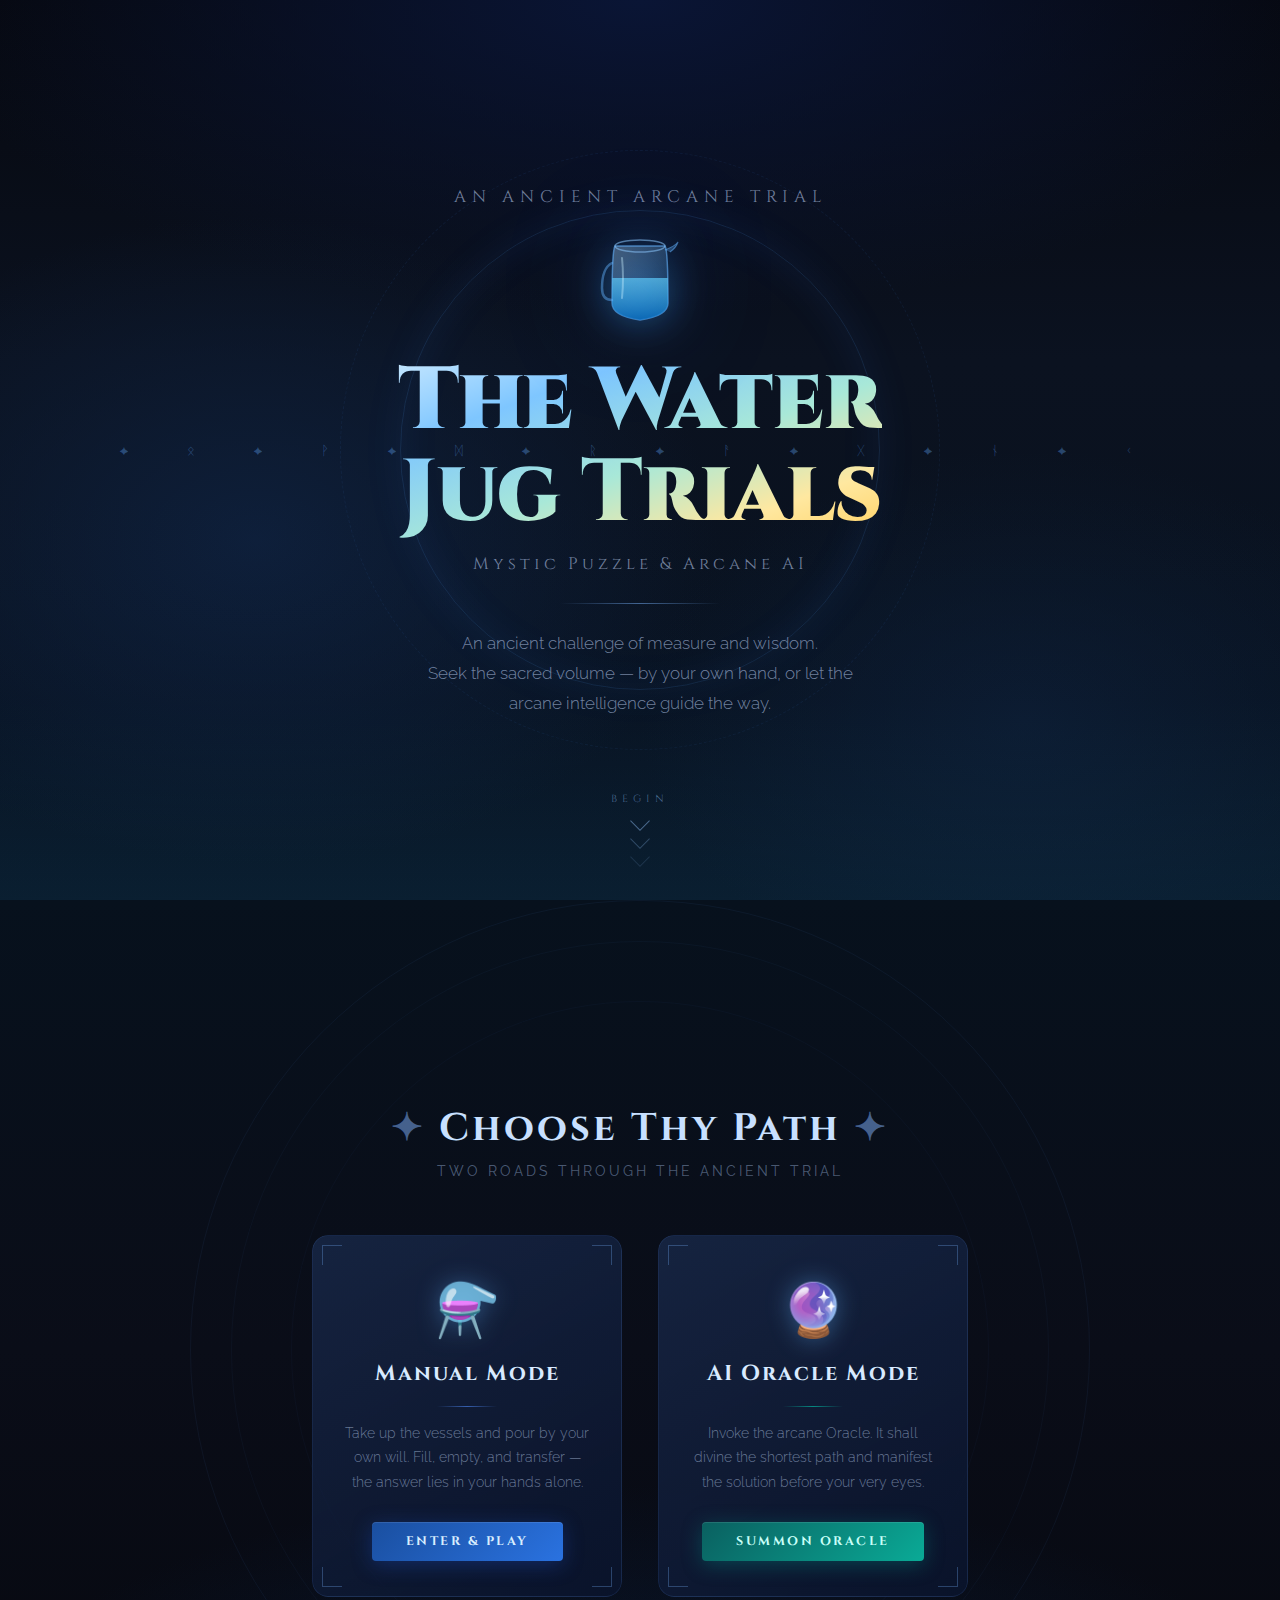
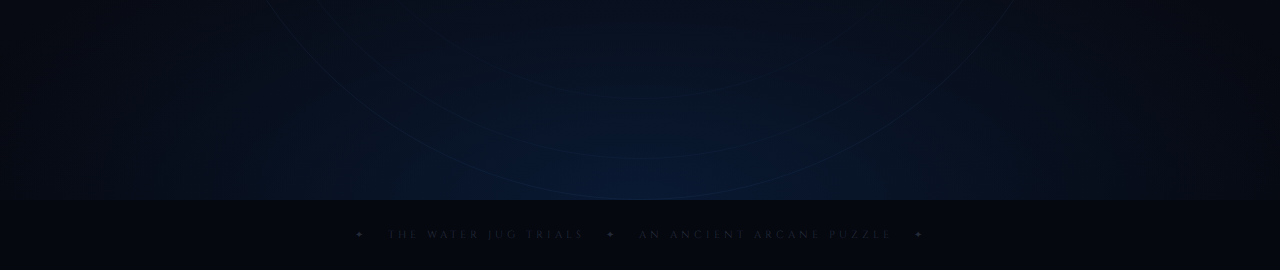
<file: index.html>
<!DOCTYPE html>
<html lang="en">

<head>
    <meta charset="UTF-8">
    <meta name="viewport" content="width=device-width, initial-scale=1.0">
    <title>The Water Jug Trials</title>
    <link
        href="https://fonts.googleapis.com/css2?family=Cinzel:wght@400;700;900&family=Raleway:wght@300;400;500&display=swap"
        rel="stylesheet">
    <link rel="stylesheet" href="landing.css">
</head>

<body>

    <!-- ===================== STAR FIELD ===================== -->
    <div class="stars" id="stars"></div>

    <!-- ===================== HERO ===================== -->
    <section class="hero" id="hero">

        <div class="rune-ring-outer"></div>
        <div class="rune-ring"></div>

        <div class="hero-content">
            <p class="hero-eyebrow">An Ancient Arcane Trial</p>

            <div class="jug-hero-wrap">
                <!-- SVG jug illustration -->
                <svg class="jug-svg" viewBox="0 0 80 100" fill="none" xmlns="http://www.w3.org/2000/svg">
                    <defs>
                        <linearGradient id="water" x1="0" y1="0" x2="0" y2="1">
                            <stop offset="0%" stop-color="#60d0ff" stop-opacity="0.85" />
                            <stop offset="100%" stop-color="#0070cc" stop-opacity="0.95" />
                        </linearGradient>
                        <linearGradient id="glass" x1="0" y1="0" x2="1" y2="1">
                            <stop offset="0%" stop-color="#b0d8ff" stop-opacity="0.35" />
                            <stop offset="100%" stop-color="#3080cc" stop-opacity="0.15" />
                        </linearGradient>
                        <filter id="glow">
                            <feGaussianBlur stdDeviation="3" result="blur" />
                            <feMerge>
                                <feMergeNode in="blur" />
                                <feMergeNode in="SourceGraphic" />
                            </feMerge>
                        </filter>
                    </defs>
                    <!-- jug body -->
                    <path d="M15 18 Q12 22 12 75 Q12 88 40 92 Q68 88 68 75 Q68 22 65 18 Z" fill="url(#glass)"
                        stroke="rgba(100,180,255,0.6)" stroke-width="1.5" />
                    <!-- water fill -->
                    <clipPath id="jugClip">
                        <path d="M15 18 Q12 22 12 75 Q12 88 40 92 Q68 88 68 75 Q68 22 65 18 Z" />
                    </clipPath>
                    <rect x="10" y="50" width="60" height="45" fill="url(#water)" clip-path="url(#jugClip)"
                        opacity="0.8" />
                    <!-- shimmer -->
                    <path d="M22 30 Q24 50 22 70" stroke="rgba(200,240,255,0.4)" stroke-width="2"
                        stroke-linecap="round" />
                    <!-- spout -->
                    <path d="M65 22 Q75 18 78 14 Q76 20 70 24" fill="rgba(100,180,255,0.3)"
                        stroke="rgba(100,180,255,0.5)" stroke-width="1.2" />
                    <!-- handle -->
                    <path d="M12 35 Q2 40 2 60 Q2 72 12 72" fill="none" stroke="rgba(100,180,255,0.45)"
                        stroke-width="2.5" stroke-linecap="round" />
                    <!-- rim -->
                    <ellipse cx="40" cy="18" rx="25" ry="6" fill="none" stroke="rgba(140,200,255,0.55)"
                        stroke-width="1.5" />
                </svg>
                <div class="drip"></div>
                <div class="drip"></div>
                <div class="drip"></div>
            </div>

            <h1>The Water<br>Jug Trials</h1>
            <p class="hero-sub">Mystic Puzzle &amp; Arcane AI</p>
            <div class="hero-divider"></div>
            <p>An ancient challenge of measure and wisdom.<br>
                Seek the sacred volume — by your own hand, or let the arcane intelligence guide the way.</p>
        </div>

        <a href="#menu" class="scroll-hint">
            <span>Begin</span>
            <div class="chevrons">
                <div class="chevron"></div>
                <div class="chevron"></div>
                <div class="chevron"></div>
            </div>
        </a>
    </section>

    <!-- ===================== MENU ===================== -->
    <section class="menu-section" id="menu">

        <div class="magic-circle"></div>

        <h2>Choose Thy Path</h2>
        <p class="menu-subtitle">Two roads through the ancient trial</p>

        <div class="mode-cards">

            <!-- Manual Mode -->
            <a href="manual_mode.html" class="mode-card manual">
                <div class="corner corner-tl"></div>
                <div class="corner corner-tr"></div>
                <div class="corner corner-bl"></div>
                <div class="corner corner-br"></div>
                <div class="card-inner">
                    <span class="mode-icon">⚗️</span>
                    <h3>Manual Mode</h3>
                    <div class="card-divider"></div>
                    <p>Take up the vessels and pour by your own will. Fill, empty, and transfer — the answer lies in
                        your hands alone.</p>
                    <span class="mode-btn">Enter &amp; Play</span>
                </div>
            </a>

            <!-- AI Mode -->
            <a href="ai_mode.html" class="mode-card ai">
                <div class="corner corner-tl"></div>
                <div class="corner corner-tr"></div>
                <div class="corner corner-bl"></div>
                <div class="corner corner-br"></div>
                <div class="card-inner">
                    <span class="mode-icon">🔮</span>
                    <h3>AI Oracle Mode</h3>
                    <div class="card-divider"></div>
                    <p>Invoke the arcane Oracle. It shall divine the shortest path and manifest the solution before your
                        very eyes.</p>
                    <span class="mode-btn">Summon Oracle</span>
                </div>
            </a>

        </div>
    </section>

    <div class="footer">✦ &nbsp; The Water Jug Trials &nbsp; ✦ &nbsp; An Ancient Arcane Puzzle &nbsp; ✦</div>

    <script src="landing.js"></script>
</body>

</html>
</file>
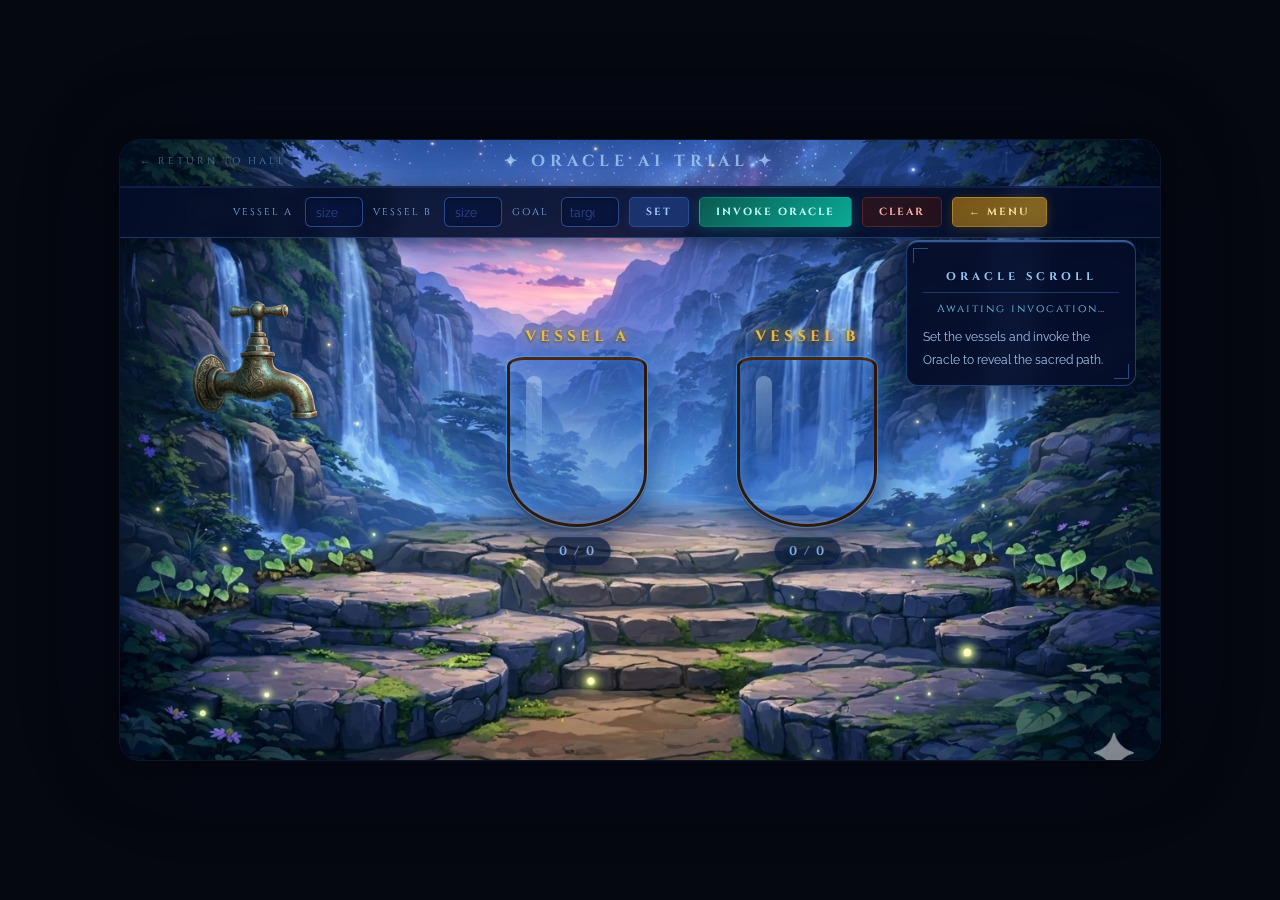
<file: ai_mode.html>
<!DOCTYPE html>
<html lang="en">

<head>
    <meta charset="UTF-8">
    <meta name="viewport" content="width=device-width, initial-scale=1.0">
    <title>Water Jug Trials — Oracle AI Mode</title>
    <link rel="stylesheet"
        href="https://fonts.googleapis.com/css2?family=Cinzel:wght@400;600;700;900&family=Raleway:wght@300;400;500;600&display=swap">
    <link rel="stylesheet" href="css/game-base.css">
    <link rel="stylesheet" href="css/game-controls.css">
    <link rel="stylesheet" href="css/game-jugs.css">
    <link rel="stylesheet" href="css/game-ai-panel.css">
    <link rel="stylesheet" href="css/game-modals.css">
</head>

<body>

    <div class="game">

        <!-- back link -->
        <a href="index.html" class="back-link">Return to Hall</a>

        <!-- page title -->
        <div class="page-title">✦ Oracle AI Trial ✦</div>

        <!-- CONTROLS -->
        <div class="controls">
            <label>Vessel A</label>
            <input id="capAInput" type="number" min="1" placeholder="size">

            <label>Vessel B</label>
            <input id="capBInput" type="number" min="1" placeholder="size">

            <label>Goal</label>
            <input id="goalInput" type="number" min="1" placeholder="target">

            <button class="ctrl-btn" id="setBtn">Set</button>
            <button class="ctrl-btn" id="solveAnimateBtn">Invoke Oracle</button>
            <button class="ctrl-btn" id="clearBtn">Clear</button>
            <a href="index.html" class="ctrl-btn" style="text-decoration:none;">&#8592; Menu</a>
        </div>

        <!-- TAP -->
        <img src="tap_image.png" class="tap" id="tap">

        <!-- JUG AREA -->
        <div class="center-area">

            <!-- Jug A -->
            <div class="jug-box">
                <div class="jug-label">Vessel A</div>
                <div class="jug" id="jugA">
                    <div class="water" id="waterA"></div>
                </div>
                <div class="amount" id="amountA">— / —</div>
            </div>

            <!-- Jug B -->
            <div class="jug-box">
                <div class="jug-label">Vessel B</div>
                <div class="jug" id="jugB">
                    <div class="water" id="waterB"></div>
                </div>
                <div class="amount" id="amountB">— / —</div>
            </div>

        </div>

        <!-- ORACLE SOLUTION PANEL -->
        <div class="ai-solution-box">
            <h3>Oracle Scroll</h3>
            <div id="aiStats">Awaiting invocation…</div>
            <div id="aiSteps">Set the vessels and invoke the Oracle to reveal the sacred path.</div>
        </div>

    </div>

    <script src="https://cdnjs.cloudflare.com/ajax/libs/gsap/3.12.2/gsap.min.js"></script>
    <script src="sounds.js"></script>
    <script src="state.js"></script>
    <script src="animations.js"></script>
    <script src="ai_bfs.js"></script>

</body>

</html>
</file>
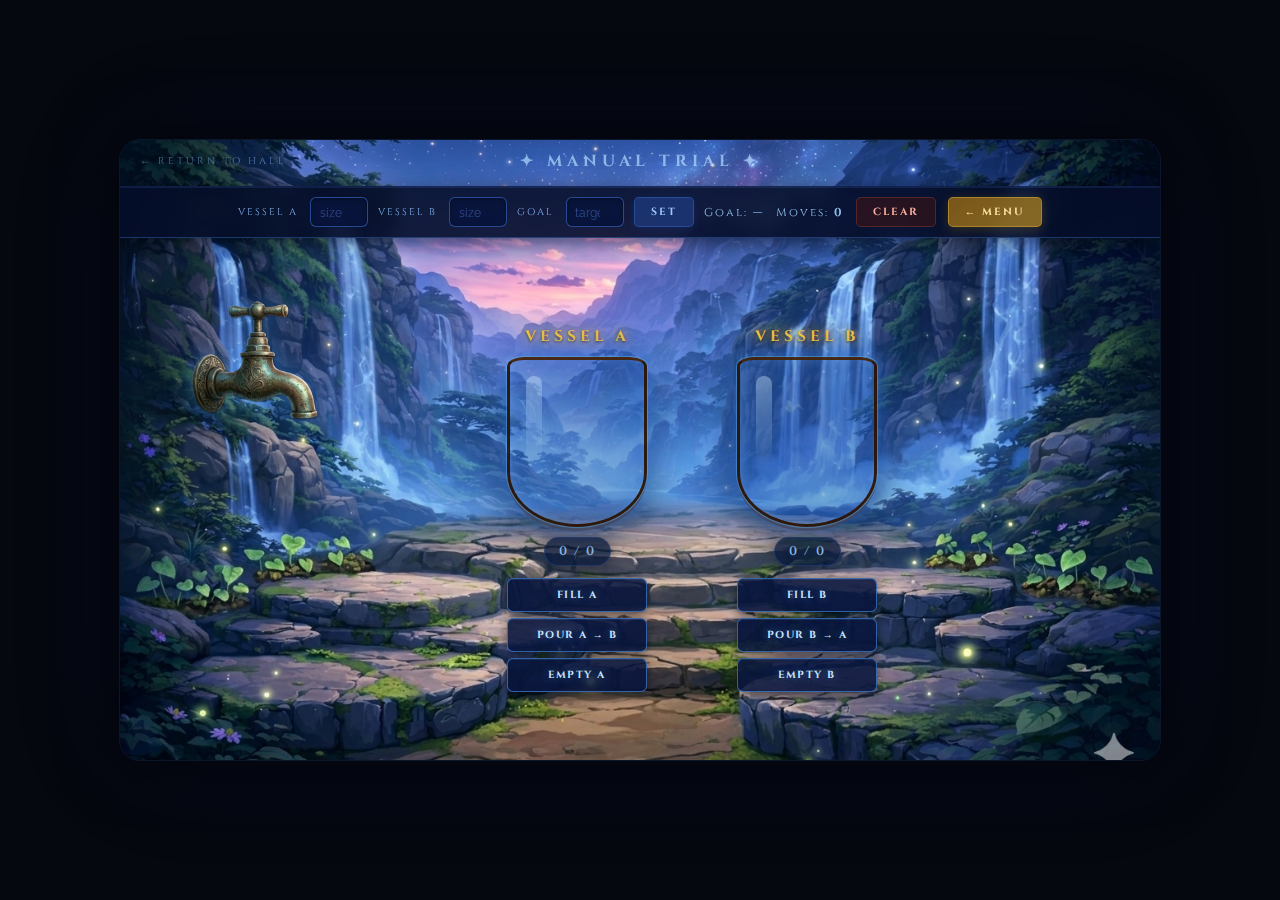
<file: manual_mode.html>
<!DOCTYPE html>
<html lang="en">

<head>
    <meta charset="UTF-8">
    <meta name="viewport" content="width=device-width, initial-scale=1.0">
    <title>Water Jug Trials — Manual Mode</title>
    <link rel="stylesheet"
        href="https://fonts.googleapis.com/css2?family=Cinzel:wght@400;600;700;900&family=Raleway:wght@300;400;500;600&display=swap">
    <link rel="stylesheet" href="css/game-base.css">
    <link rel="stylesheet" href="css/game-controls.css">
    <link rel="stylesheet" href="css/game-jugs.css">
    <link rel="stylesheet" href="css/game-modals.css">
</head>

<body>

    <div class="game">

        <!-- back link -->
        <a href="index.html" class="back-link">Return to Hall</a>

        <!-- page title -->
        <div class="page-title">✦ Manual Trial ✦</div>

        <!-- CONTROLS -->
        <div class="controls">
            <label>Vessel A</label>
            <input id="capAInput" type="number" min="1" placeholder="size">

            <label>Vessel B</label>
            <input id="capBInput" type="number" min="1" placeholder="size">

            <label>Goal</label>
            <input id="goalInput" type="number" min="1" placeholder="target">

            <button class="ctrl-btn" id="setBtn">Set</button>

            <div class="controls-right">
                <span>Goal: <strong id="goalDisplay">—</strong></span>
                <span>Moves: <strong id="moveCount">0</strong></span>
                <button class="ctrl-btn" id="clearBtn">Clear</button>
                <a href="index.html" class="ctrl-btn" style="text-decoration:none;">&#8592; Menu</a>
            </div>
        </div>

        <!-- TAP -->
        <img src="tap_image.png" class="tap" id="tap">

        <!-- JUG AREA -->
        <div class="center-area">

            <!-- Jug A -->
            <div class="jug-box">
                <div class="jug-label">Vessel A</div>
                <div class="jug" id="jugA">
                    <div class="water" id="waterA"></div>
                </div>
                <div class="amount" id="amountA">— / —</div>
                <div class="jug-actions">
                    <button class="jug-btn" id="fillABtn">Fill A</button>
                    <button class="jug-btn" id="pourABtn">Pour A → B</button>
                    <button class="jug-btn" id="emptyABtn">Empty A</button>
                </div>
            </div>

            <!-- Jug B -->
            <div class="jug-box">
                <div class="jug-label">Vessel B</div>
                <div class="jug" id="jugB">
                    <div class="water" id="waterB"></div>
                </div>
                <div class="amount" id="amountB">— / —</div>
                <div class="jug-actions">
                    <button class="jug-btn" id="fillBBtn">Fill B</button>
                    <button class="jug-btn" id="pourBBtn">Pour B → A</button>
                    <button class="jug-btn" id="emptyBBtn">Empty B</button>
                </div>
            </div>

        </div>

    </div>

    <script src="https://cdnjs.cloudflare.com/ajax/libs/gsap/3.12.2/gsap.min.js"></script>
    <script src="sounds.js"></script>
    <script src="state.js"></script>
    <script src="animations.js"></script>
    <script src="operations.js"></script>
    <script src="drag.js"></script>

</body>

</html>
</file>
<file: landing.css>
/* =======================================================
   THE WATER JUG TRIALS — Landing Page Stylesheet
   ======================================================= */

* {
    margin: 0;
    padding: 0;
    box-sizing: border-box;
}

html {
    scroll-behavior: smooth;
}

body {
    font-family: 'Raleway', sans-serif;
    background: #06080f;
    color: #e8dcc8;
    overflow-x: hidden;
}

/* ===================== HERO ===================== */
.hero {
    height: 100vh;
    display: flex;
    flex-direction: column;
    align-items: center;
    justify-content: center;
    text-align: center;
    position: relative;
    overflow: hidden;
}

.hero::before {
    content: '';
    position: absolute;
    inset: 0;
    background:
        radial-gradient(ellipse 80% 50% at 50% 0%, #0a1535 0%, transparent 70%),
        radial-gradient(ellipse 60% 60% at 20% 60%, #0e1f3a 0%, transparent 60%),
        radial-gradient(ellipse 50% 50% at 80% 80%, #0c1a2e 0%, transparent 60%),
        linear-gradient(180deg, #06080f 0%, #0b1220 40%, #07111d 100%);
    z-index: 0;
}

/* glowing mist layer */
.hero::after {
    content: '';
    position: absolute;
    bottom: 0;
    left: 0;
    right: 0;
    height: 45%;
    background: linear-gradient(to top,
            rgba(20, 80, 120, 0.22) 0%,
            rgba(10, 40, 80, 0.10) 50%,
            transparent 100%);
    z-index: 1;
    animation: mistDrift 8s ease-in-out infinite alternate;
}

@keyframes mistDrift {
    0% {
        opacity: 0.5;
        transform: scaleX(1);
    }

    100% {
        opacity: 1.0;
        transform: scaleX(1.04);
    }
}

/* ---- stars ---- */
.stars {
    position: absolute;
    inset: 0;
    z-index: 0;
    pointer-events: none;
}

.star {
    position: absolute;
    border-radius: 50%;
    background: #fff;
    animation: twinkle linear infinite;
}

@keyframes twinkle {

    0%,
    100% {
        opacity: 0.2;
        transform: scale(0.8);
    }

    50% {
        opacity: 1.0;
        transform: scale(1.2);
    }
}

/* ---- rune rings ---- */
.rune-ring {
    position: absolute;
    width: 480px;
    height: 480px;
    border-radius: 50%;
    border: 1px solid rgba(80, 160, 255, 0.15);
    box-shadow: 0 0 40px rgba(60, 130, 255, 0.08), inset 0 0 40px rgba(60, 130, 255, 0.08);
    z-index: 1;
    animation: rotateSlow 40s linear infinite;
}

.rune-ring::before {
    content: '✦ ᛟ ✦ ᚹ ✦ ᛞ ✦ ᚱ ✦ ᚨ ✦ ᚷ ✦ ᚾ ✦ ᚲ';
    position: absolute;
    top: 50%;
    left: 50%;
    width: 480px;
    height: 480px;
    margin: -240px 0 0 -240px;
    display: flex;
    align-items: center;
    justify-content: center;
    font-size: 13px;
    letter-spacing: 28px;
    color: rgba(100, 170, 255, 0.35);
    text-align: center;
    border-radius: 50%;
    white-space: nowrap;
}

.rune-ring-outer {
    position: absolute;
    width: 600px;
    height: 600px;
    border-radius: 50%;
    border: 1px dashed rgba(60, 120, 200, 0.10);
    z-index: 1;
    animation: rotateSlow 80s linear infinite reverse;
}

@keyframes rotateSlow {
    from {
        transform: rotate(0deg);
    }

    to {
        transform: rotate(360deg);
    }
}

/* ---- jug illustration ---- */
.jug-hero-wrap {
    position: relative;
    z-index: 2;
    margin-bottom: 24px;
}

.jug-svg {
    width: 80px;
    height: 100px;
    filter: drop-shadow(0 0 20px rgba(60, 160, 255, 0.6)) drop-shadow(0 0 50px rgba(0, 100, 255, 0.25));
    animation: jugGlow 3s ease-in-out infinite alternate;
}

@keyframes jugGlow {
    0% {
        filter: drop-shadow(0 0 16px rgba(60, 160, 255, 0.5)) drop-shadow(0 0 40px rgba(0, 100, 255, 0.2));
    }

    100% {
        filter: drop-shadow(0 0 30px rgba(100, 200, 255, 0.8)) drop-shadow(0 0 70px rgba(0, 150, 255, 0.4));
    }
}

/* drip drops */
.drip {
    position: absolute;
    left: 50%;
    width: 7px;
    height: 7px;
    border-radius: 50%;
    background: radial-gradient(circle, #7edfff, #009ee8);
    box-shadow: 0 0 10px #00aaff;
    transform: translateX(-50%);
    bottom: -12px;
    animation: drip 2.2s ease-in infinite;
    opacity: 0;
}

.drip:nth-child(2) {
    animation-delay: 0.8s;
    width: 5px;
    height: 5px;
    left: 46%;
}

.drip:nth-child(3) {
    animation-delay: 1.6s;
    width: 4px;
    height: 4px;
    left: 54%;
}

@keyframes drip {
    0% {
        transform: translateX(-50%) translateY(0);
        opacity: 0;
    }

    15% {
        opacity: 1;
    }

    80% {
        opacity: 0.8;
    }

    100% {
        transform: translateX(-50%) translateY(30px);
        opacity: 0;
    }
}

/* ---- hero text ---- */
.hero-content {
    position: relative;
    z-index: 2;
    display: flex;
    flex-direction: column;
    align-items: center;
}

.hero-eyebrow {
    font-family: 'Cinzel', serif;
    font-size: 0.75rem;
    letter-spacing: 6px;
    color: rgba(130, 190, 255, 0.7);
    text-transform: uppercase;
    margin-bottom: 16px;
}

.hero h1 {
    font-family: 'Cinzel', serif;
    font-size: clamp(3rem, 7vw, 5.5rem);
    font-weight: 900;
    line-height: 1.05;
    letter-spacing: -1px;
    margin-bottom: 8px;
    background: linear-gradient(160deg, #c8e8ff 0%, #7ec6ff 25%, #a8e8d8 55%, #ffe8a0 80%, #ffd060 100%);
    -webkit-background-clip: text;
    -webkit-text-fill-color: transparent;
    background-clip: text;
}

.hero-sub {
    font-family: 'Cinzel', serif;
    font-size: clamp(1.1rem, 2.5vw, 1.6rem);
    font-weight: 400;
    color: rgba(180, 220, 255, 0.6);
    letter-spacing: 4px;
    margin-bottom: 24px;
}

.hero-divider {
    width: 160px;
    height: 1px;
    background: linear-gradient(90deg, transparent, rgba(120, 180, 255, 0.5), transparent);
    margin: 0 auto 24px;
}

.hero p {
    max-width: 480px;
    font-size: 1.05rem;
    font-weight: 300;
    color: rgba(200, 220, 255, 0.55);
    line-height: 1.8;
}

/* ---- scroll hint ---- */
.scroll-hint {
    position: absolute;
    bottom: 36px;
    left: 50%;
    transform: translateX(-50%);
    display: flex;
    flex-direction: column;
    align-items: center;
    gap: 8px;
    z-index: 3;
    text-decoration: none;
    color: rgba(150, 200, 255, 0.45);
    transition: color 0.3s;
}

.scroll-hint:hover {
    color: rgba(150, 200, 255, 0.85);
}

.scroll-hint span {
    font-family: 'Cinzel', serif;
    font-size: 0.65rem;
    letter-spacing: 5px;
    text-transform: uppercase;
}

.chevrons {
    display: flex;
    flex-direction: column;
    align-items: center;
    gap: 4px;
}

.chevron {
    width: 14px;
    height: 14px;
    border-right: 1.5px solid currentColor;
    border-bottom: 1.5px solid currentColor;
    transform: rotate(45deg);
    animation: chevronFade 1.6s ease-in-out infinite;
}

.chevron:nth-child(2) {
    animation-delay: 0.3s;
    opacity: 0.6;
}

.chevron:nth-child(3) {
    animation-delay: 0.6s;
    opacity: 0.3;
}

@keyframes chevronFade {

    0%,
    100% {
        opacity: 0.2;
    }

    50% {
        opacity: 1.0;
    }
}

/* ===================== MENU SECTION ===================== */
.menu-section {
    min-height: 100vh;
    display: flex;
    flex-direction: column;
    align-items: center;
    justify-content: center;
    padding: 80px 24px;
    position: relative;
    overflow: hidden;
    background:
        radial-gradient(ellipse 80% 50% at 50% 100%, rgba(10, 30, 60, 0.8) 0%, transparent 70%),
        linear-gradient(180deg, #07111d 0%, #0a0d18 50%, #06080f 100%);
}

/* magic circle behind cards */
.magic-circle {
    position: absolute;
    width: 900px;
    height: 900px;
    border-radius: 50%;
    border: 1px solid rgba(80, 140, 220, 0.07);
    top: 50%;
    left: 50%;
    transform: translate(-50%, -50%);
    pointer-events: none;
}

.magic-circle::before {
    content: '';
    position: absolute;
    inset: 40px;
    border-radius: 50%;
    border: 1px solid rgba(80, 140, 220, 0.05);
}

.magic-circle::after {
    content: '';
    position: absolute;
    inset: 100px;
    border-radius: 50%;
    border: 1px solid rgba(80, 140, 220, 0.04);
}

.menu-section h2 {
    font-family: 'Cinzel', serif;
    font-size: clamp(1.6rem, 3vw, 2.4rem);
    font-weight: 700;
    color: #c8e0ff;
    letter-spacing: 3px;
    margin-bottom: 8px;
    position: relative;
    z-index: 1;
    text-align: center;
}

.menu-section h2::before,
.menu-section h2::after {
    content: ' ✦ ';
    color: rgba(130, 180, 255, 0.5);
}

.menu-subtitle {
    font-size: 0.9rem;
    color: rgba(180, 210, 255, 0.4);
    letter-spacing: 3px;
    text-transform: uppercase;
    margin-bottom: 56px;
    position: relative;
    z-index: 1;
}

.mode-cards {
    display: flex;
    gap: 36px;
    flex-wrap: wrap;
    justify-content: center;
    position: relative;
    z-index: 1;
}

/* ---- mode card ---- */
.mode-card {
    width: 310px;
    padding: 44px 32px 36px;
    border-radius: 16px;
    text-decoration: none;
    color: #e8dcc8;
    position: relative;
    overflow: hidden;
    cursor: pointer;
    transition: transform 0.4s cubic-bezier(0.34, 1.56, 0.64, 1);
}

.mode-card::before {
    content: '';
    position: absolute;
    inset: 0;
    border-radius: 16px;
    background: linear-gradient(150deg, rgba(30, 50, 90, 0.6) 0%, rgba(10, 20, 45, 0.85) 100%);
    border: 1px solid rgba(100, 160, 255, 0.12);
    z-index: 0;
    transition: border-color 0.4s, box-shadow 0.4s;
}

.mode-card::after {
    content: '';
    position: absolute;
    inset: 0;
    border-radius: 16px;
    opacity: 0;
    transition: opacity 0.5s;
    z-index: 0;
}

.mode-card.manual::after {
    background: radial-gradient(ellipse at 50% 100%, rgba(60, 130, 255, 0.18), transparent 70%);
}

.mode-card.ai::after {
    background: radial-gradient(ellipse at 50% 100%, rgba(0, 210, 180, 0.16), transparent 70%);
}

.mode-card:hover {
    transform: translateY(-10px) scale(1.02);
}

.mode-card:hover::before {
    border-color: rgba(120, 180, 255, 0.3);
    box-shadow: 0 24px 60px rgba(0, 0, 0, 0.5), 0 0 40px rgba(80, 150, 255, 0.08), inset 0 0 30px rgba(80, 150, 255, 0.04);
}

.mode-card:hover::after {
    opacity: 1;
}

/* card corner ornaments */
.mode-card .corner {
    position: absolute;
    width: 20px;
    height: 20px;
    z-index: 1;
}

.corner-tl {
    top: 10px;
    left: 10px;
    border-top: 1px solid rgba(120, 180, 255, 0.3);
    border-left: 1px solid rgba(120, 180, 255, 0.3);
}

.corner-tr {
    top: 10px;
    right: 10px;
    border-top: 1px solid rgba(120, 180, 255, 0.3);
    border-right: 1px solid rgba(120, 180, 255, 0.3);
}

.corner-bl {
    bottom: 10px;
    left: 10px;
    border-bottom: 1px solid rgba(120, 180, 255, 0.3);
    border-left: 1px solid rgba(120, 180, 255, 0.3);
}

.corner-br {
    bottom: 10px;
    right: 10px;
    border-bottom: 1px solid rgba(120, 180, 255, 0.3);
    border-right: 1px solid rgba(120, 180, 255, 0.3);
}

.card-inner {
    position: relative;
    z-index: 2;
    display: flex;
    flex-direction: column;
    align-items: center;
    text-align: center;
}

.mode-icon {
    font-size: 52px;
    margin-bottom: 18px;
    display: block;
    filter: drop-shadow(0 0 12px rgba(100, 180, 255, 0.4));
}

.mode-card h3 {
    font-family: 'Cinzel', serif;
    font-size: 1.35rem;
    font-weight: 700;
    letter-spacing: 2px;
    color: #d8eaff;
    margin-bottom: 8px;
}

.card-divider {
    width: 60px;
    height: 1px;
    margin: 10px auto 14px;
}

.manual .card-divider {
    background: linear-gradient(90deg, transparent, rgba(80, 140, 255, 0.6), transparent);
}

.ai .card-divider {
    background: linear-gradient(90deg, transparent, rgba(0, 210, 180, 0.6), transparent);
}

.mode-card p {
    font-size: 0.88rem;
    color: rgba(190, 210, 240, 0.5);
    line-height: 1.75;
    margin-bottom: 28px;
    font-weight: 300;
}

.mode-btn {
    display: inline-block;
    padding: 11px 34px;
    border-radius: 4px;
    font-family: 'Cinzel', serif;
    font-size: 0.78rem;
    font-weight: 700;
    letter-spacing: 2.5px;
    text-transform: uppercase;
    border: none;
    cursor: pointer;
    transition: all 0.3s;
    position: relative;
    overflow: hidden;
}

.manual .mode-btn {
    background: linear-gradient(135deg, #1a4fa0, #2a72e0);
    color: #d8eeff;
    box-shadow: 0 4px 20px rgba(30, 80, 200, 0.35), inset 0 1px 0 rgba(255, 255, 255, 0.1);
}

.manual .mode-btn:hover {
    box-shadow: 0 6px 30px rgba(30, 100, 255, 0.5), inset 0 1px 0 rgba(255, 255, 255, 0.15);
    transform: translateY(-1px);
}

.ai .mode-btn {
    background: linear-gradient(135deg, #0a6060, #0aaa96);
    color: #c8fff8;
    box-shadow: 0 4px 20px rgba(0, 150, 140, 0.35), inset 0 1px 0 rgba(255, 255, 255, 0.1);
}

.ai .mode-btn:hover {
    box-shadow: 0 6px 30px rgba(0, 200, 180, 0.5), inset 0 1px 0 rgba(255, 255, 255, 0.15);
    transform: translateY(-1px);
}

/* ===================== FOOTER ===================== */
.footer {
    text-align: center;
    padding: 28px;
    font-family: 'Cinzel', serif;
    font-size: 0.65rem;
    letter-spacing: 4px;
    color: rgba(160, 190, 230, 0.2);
    text-transform: uppercase;
}

/* ---- wisp particles ---- */
.wisp {
    position: absolute;
    width: 3px;
    height: 3px;
    border-radius: 50%;
    pointer-events: none;
    animation: wispRise linear infinite;
    opacity: 0;
}

@keyframes wispRise {
    0% {
        transform: translateY(0) translateX(0);
        opacity: 0;
    }

    15% {
        opacity: 0.8;
    }

    85% {
        opacity: 0.4;
    }

    100% {
        transform: translateY(-120px) translateX(var(--drift));
        opacity: 0;
    }
}
</file>
<file: css/game-base.css>
/* =======================================================
   GAME BASE — body, container, title, back link
   ======================================================= */

* {
    box-sizing: border-box;
}

body {
    margin: 0;
    background: #06080f;
    display: flex;
    flex-direction: column;
    justify-content: center;
    align-items: center;
    min-height: 100vh;
    font-family: 'Raleway', sans-serif;
    color: #d8e8f8;
    overflow: hidden;
}

/* ================= GAME CONTAINER ================= */
.game {
    width: 1040px;
    min-height: 620px;
    background: url("../background_image.png") no-repeat center center / cover;
    position: relative;
    border-radius: 20px;
    overflow: hidden;
    box-shadow:
        0 0 0 1px rgba(80, 140, 255, 0.12),
        0 0 60px rgba(0, 0, 0, 0.8),
        0 0 120px rgba(20, 60, 180, 0.12);
}

.game::before {
    content: none;
}

/* ================= BACK LINK ================= */
.back-link {
    position: absolute;
    top: 14px;
    left: 20px;
    z-index: 20;
    font-family: 'Cinzel', serif;
    font-size: 0.62rem;
    letter-spacing: 3px;
    color: rgba(140, 190, 255, 0.55);
    text-decoration: none;
    text-transform: uppercase;
    transition: color 0.3s;
}

.back-link:hover {
    color: rgba(140, 190, 255, 0.95);
}

.back-link::before {
    content: '← ';
}

/* ================= PAGE TITLE ================= */
.page-title {
    position: absolute;
    top: 10px;
    left: 50%;
    transform: translateX(-50%);
    z-index: 20;
    font-family: 'Cinzel', serif;
    font-size: 1rem;
    letter-spacing: 5px;
    font-weight: 700;
    color: rgba(180, 220, 255, 0.7);
    text-transform: uppercase;
    white-space: nowrap;
    pointer-events: none;
}
</file>
<file: css/game-controls.css>
/* =======================================================
   GAME CONTROLS — top bar, inputs, all buttons
   ======================================================= */

/* ================= CONTROLS PANEL ================= */
.controls {
    position: absolute;
    top: 46px;
    left: 0;
    right: 0;
    display: flex;
    justify-content: center;
    align-items: center;
    gap: 10px;
    flex-wrap: wrap;
    padding: 10px 24px;
    z-index: 10;
    background: rgba(4, 12, 40, 0.88);
    border-bottom: 1px solid rgba(80, 150, 255, 0.3);
    border-top: 1px solid rgba(60, 120, 255, 0.15);
    box-shadow:
        0 4px 20px rgba(0, 0, 0, 0.5),
        inset 0 1px 0 rgba(100, 160, 255, 0.12);
    backdrop-filter: blur(8px);
}

.controls label {
    font-family: 'Cinzel', serif;
    font-size: 0.62rem;
    letter-spacing: 2px;
    color: rgba(140, 190, 255, 0.9);
    text-transform: uppercase;
    margin-right: 2px;
}

.controls input {
    width: 58px;
    padding: 6px 8px;
    background: rgba(8, 20, 60, 0.85);
    border: 1px solid rgba(80, 140, 255, 0.45);
    border-radius: 6px;
    color: #c8e4ff;
    font-family: 'Raleway', sans-serif;
    font-size: 0.85rem;
    text-align: center;
    outline: none;
    transition: border-color 0.3s, box-shadow 0.3s;
    box-shadow: inset 0 1px 4px rgba(0, 0, 0, 0.4);
}

.controls input:focus {
    border-color: rgba(100, 160, 255, 0.8);
    box-shadow: inset 0 1px 4px rgba(0, 0, 0, 0.4), 0 0 10px rgba(80, 130, 255, 0.3);
}

.controls input::placeholder {
    color: rgba(100, 150, 255, 0.4);
    font-size: 0.75rem;
}

/* stat display */
.controls-right {
    display: flex;
    align-items: center;
    gap: 12px;
    font-family: 'Cinzel', serif;
    font-size: 0.72rem;
    letter-spacing: 2px;
    color: rgba(160, 210, 255, 0.9);
}

/* ================= CONTROL BUTTONS ================= */
.ctrl-btn {
    padding: 7px 16px;
    font-family: 'Cinzel', serif;
    font-size: 0.65rem;
    font-weight: 700;
    letter-spacing: 2px;
    text-transform: uppercase;
    border: none;
    border-radius: 5px;
    cursor: pointer;
    transition: all 0.25s;
}

/* Set button */
#setBtn {
    background: rgba(30, 60, 130, 0.7);
    color: #a0c8ff;
    border: 1px solid rgba(80, 140, 255, 0.3);
    box-shadow: 0 2px 10px rgba(30, 60, 180, 0.2);
}

#setBtn:hover {
    background: rgba(40, 80, 170, 0.85);
    box-shadow: 0 4px 18px rgba(40, 100, 255, 0.3);
    color: #c8e8ff;
}

/* Solve / Oracle button */
#solveAnimateBtn {
    background: linear-gradient(135deg, #0a5a50, #0aaa96);
    color: #c0fff8;
    box-shadow: 0 3px 14px rgba(0, 160, 140, 0.3);
    border: 1px solid rgba(0, 200, 180, 0.25);
}

#solveAnimateBtn:hover:not(:disabled) {
    box-shadow: 0 5px 22px rgba(0, 200, 180, 0.45);
    filter: brightness(1.1);
}

#solveAnimateBtn:disabled {
    opacity: 0.4;
    cursor: default;
}

/* Clear button */
#clearBtn {
    background: rgba(60, 20, 20, 0.6);
    color: #ffb0a0;
    border: 1px solid rgba(200, 80, 60, 0.3);
}

#clearBtn:hover {
    background: rgba(100, 30, 20, 0.8);
    box-shadow: 0 4px 18px rgba(200, 60, 40, 0.25);
    color: #ffccc0;
}

/* Menu button — gold accent */
a.ctrl-btn {
    background: linear-gradient(135deg, rgba(160, 110, 20, 0.75), rgba(200, 150, 30, 0.65));
    color: #ffe4a0;
    border: 1px solid rgba(220, 170, 60, 0.5);
    box-shadow: 0 2px 12px rgba(180, 130, 0, 0.25);
    display: inline-block;
}

a.ctrl-btn:hover {
    background: linear-gradient(135deg, rgba(200, 140, 25, 0.9), rgba(240, 180, 40, 0.8));
    box-shadow: 0 4px 20px rgba(220, 160, 0, 0.4);
    color: #fff5cc;
}

/* ================= JUG ACTION BUTTONS ================= */
.jug-actions {
    display: flex;
    flex-direction: column;
    gap: 6px;
    margin-top: 12px;
    align-items: center;
}

.jug-btn {
    width: 140px;
    padding: 9px 12px;
    font-family: 'Cinzel', serif;
    font-size: 0.64rem;
    font-weight: 700;
    letter-spacing: 1.5px;
    text-transform: uppercase;
    border: 1px solid rgba(80, 160, 255, 0.55);
    border-radius: 6px;
    background: rgba(8, 20, 60, 0.88);
    color: rgba(200, 230, 255, 1);
    cursor: pointer;
    transition: all 0.22s;
    box-shadow:
        0 3px 12px rgba(0, 0, 0, 0.55),
        inset 0 1px 0 rgba(120, 180, 255, 0.12);
    text-shadow: 0 0 8px rgba(100, 180, 255, 0.5);
}

.jug-btn:hover {
    background: rgba(18, 50, 130, 0.95);
    border-color: rgba(100, 180, 255, 0.8);
    color: #e0f2ff;
    box-shadow:
        0 4px 20px rgba(30, 80, 220, 0.4),
        0 0 14px rgba(60, 140, 255, 0.25),
        inset 0 1px 0 rgba(150, 200, 255, 0.15);
    transform: translateY(-1px);
}

.jug-btn:active {
    transform: translateY(0);
}
</file>
<file: css/game-jugs.css>
/* =======================================================
   GAME JUGS — tap, jug area, jugs, water, amount badge
   ======================================================= */

/* ================= TAP IMAGE ================= */
.tap {
    position: absolute;
    width: 130px;
    left: 70px;
    /* ← move tap left / right */
    top: 160px;
    /* ← move tap up / down   */
    z-index: 5;
    filter: drop-shadow(0 0 12px rgba(60, 160, 255, 0.35));
}

/* ================= JUG AREA ================= */
.center-area {
    position: absolute;
    top: 30%;
    /* ← move jugs up / down  */
    left: 55%;
    /* ← move jugs left / right (50% = centred) */
    transform: translateX(-50%);
    display: flex;
    gap: 90px;
    /* ← space between the two jugs */
    align-items: flex-end;
}

.jug-box {
    display: flex;
    flex-direction: column;
    align-items: center;
    gap: 0;
}

/* jug label above jug */
.jug-label {
    font-family: 'Cinzel', serif;
    font-size: 0.95rem;
    letter-spacing: 4px;
    color: #f5c842;
    text-transform: uppercase;
    margin-bottom: 10px;
    font-weight: 700;
    text-shadow:
        0 0 10px rgba(255, 200, 50, 0.9),
        0 0 22px rgba(255, 160, 0, 0.6),
        0 1px 3px rgba(0, 0, 0, 0.8);
}

/* ================= FANTASY URN JUG ================= */
.jug {
    width: 140px;
    height: 170px;
    position: relative;
    overflow: hidden;
    /* Wide belly, narrow neck, flared base — ancient urn silhouette */
    border-radius: 18px 18px 55% 55% / 10px 10px 60px 60px;
    background: rgba(20, 60, 140, 0.30);
    /* dark brown/charcoal border for a defined vessel silhouette */
    border: 3px solid rgba(45, 22, 6, 0.95);
    border-top: 3px solid rgba(70, 38, 12, 0.95);
    outline: 1.5px solid rgba(100, 200, 255, 0.35);
    box-shadow:
        inset 0 0 50px rgba(80, 160, 255, 0.18),
        inset 3px 0 10px rgba(180, 220, 255, 0.18),
        inset -8px 0 20px rgba(0, 60, 160, 0.14),
        0 0 18px rgba(60, 140, 255, 0.55),
        0 0 42px rgba(40, 120, 255, 0.35),
        0 4px 0 rgba(80, 40, 10, 0.7),
        0 10px 36px rgba(0, 0, 0, 0.7);
    transition: transform 0.5s ease, box-shadow 0.5s ease;
}

/* glass shine highlight */
.jug::after {
    content: '';
    position: absolute;
    left: 16px;
    top: 16px;
    width: 16px;
    height: 90px;
    background: linear-gradient(to bottom, rgba(200, 230, 255, 0.4), transparent);
    border-radius: 10px;
    pointer-events: none;
}

/* ================= WATER ================= */
.water {
    position: absolute;
    bottom: 0;
    width: 100%;
    height: 0%;
    background: linear-gradient(to top,
            rgba(0, 70, 190, 0.92),
            rgba(0, 150, 255, 0.78),
            rgba(80, 210, 255, 0.6));
    border-radius: 0 0 55% 55% / 0 0 60px 60px;
    transition: height 0.6s cubic-bezier(0.4, 0, 0.2, 1);
    box-shadow: inset 0 8px 24px rgba(100, 200, 255, 0.35);
}

/* animated shimmer on water surface */
.water::after {
    content: '';
    position: absolute;
    top: 0;
    left: -60%;
    width: 60%;
    height: 100%;
    background: linear-gradient(90deg, transparent, rgba(255, 255, 255, 0.12), transparent);
    animation: waterShimmer 2.5s linear infinite;
}

@keyframes waterShimmer {
    0% {
        left: -60%;
    }

    100% {
        left: 110%;
    }
}

/* ================= AMOUNT BADGE ================= */
.amount {
    margin-top: 10px;
    font-family: 'Cinzel', serif;
    font-size: 0.8rem;
    font-weight: 600;
    letter-spacing: 2px;
    color: #a0d0ff;
    background: rgba(10, 25, 60, 0.75);
    padding: 5px 14px;
    border-radius: 20px;
    border: 1px solid rgba(80, 140, 255, 0.2);
    box-shadow: 0 2px 12px rgba(0, 0, 0, 0.3);
}

/* ================= GOAL GLOW (WIN) ================= */
.goal-glow {
    box-shadow:
        0 0 30px 10px rgba(255, 215, 0, 0.5),
        0 0 70px 20px rgba(255, 180, 0, 0.25),
        inset 0 0 20px rgba(255, 200, 0, 0.15) !important;
    border-color: rgba(255, 215, 0, 0.7) !important;
}

/* ================= WATER STREAM ================= */
.water-stream {
    position: absolute;
    width: 23px;
    background: linear-gradient(to bottom,
            rgba(180, 240, 255, 1.0),
            rgba(0, 180, 255, 0.95) 40%,
            rgba(0, 100, 220, 0.9));
    border-radius: 10px;
    pointer-events: none;
    z-index: 20;
    opacity: 1.0;
    box-shadow:
        0 0 16px rgba(0, 200, 255, 0.9),
        0 0 30px rgba(0, 160, 255, 0.55);
}

.water-droplet {
    position: absolute;
    width: 7px;
    height: 7px;
    background: rgba(180, 240, 255, 0.9);
    border-radius: 50%;
    bottom: -6px;
    left: 50%;
    transform: translateX(-50%);
    box-shadow: 0 0 8px rgba(0, 200, 255, 0.6);
    opacity: 0;
    animation: drop-fall 700ms linear forwards;
}

@keyframes drop-fall {
    0% {
        transform: translate(-50%, -10px) scale(0.9);
        opacity: 1;
    }

    100% {
        transform: translate(-50%, 30px) scale(0.6);
        opacity: 0;
    }
}

/* ================= JUG CLONE (fill animation) ================= */
.jug-clone {
    pointer-events: none;
}

/* ================= MOVE / POUR ANIMATION CLASSES ================= */
.move-to-tap {
    transform: translate(-120px, -140px);
}

.move-center-left {
    transform: translate(80px, 0);
}

.move-center-right {
    transform: translate(-80px, 0);
}

.pour-left {
    transform: rotate(-55deg) translateY(-10px);
}

.pour-right {
    transform: rotate(55deg) translateY(-10px);
}
</file>
<file: css/game-ai-panel.css>
/* =======================================================
   GAME AI PANEL — Oracle Scroll solution box
   ======================================================= */

.ai-solution-box {
    position: absolute;
    right: 24px;
    top: 100px;
    width: 230px;
    background: rgba(4, 12, 40, 0.92);
    border: 1px solid rgba(80, 150, 255, 0.35);
    border-top: 2px solid rgba(100, 170, 255, 0.5);
    border-radius: 12px;
    padding: 16px 16px 14px;
    box-shadow:
        0 8px 40px rgba(0, 0, 0, 0.6),
        0 0 30px rgba(40, 100, 255, 0.1),
        inset 0 1px 0 rgba(120, 180, 255, 0.12);
    backdrop-filter: blur(10px);
    z-index: 10;
}

/* corner accents */
.ai-solution-box::before,
.ai-solution-box::after {
    content: '';
    position: absolute;
    width: 14px;
    height: 14px;
}

.ai-solution-box::before {
    top: 6px;
    left: 6px;
    border-top: 1px solid rgba(100, 170, 255, 0.4);
    border-left: 1px solid rgba(100, 170, 255, 0.4);
}

.ai-solution-box::after {
    bottom: 6px;
    right: 6px;
    border-bottom: 1px solid rgba(100, 170, 255, 0.4);
    border-right: 1px solid rgba(100, 170, 255, 0.4);
}

.ai-solution-box h3 {
    font-family: 'Cinzel', serif;
    font-size: 0.7rem;
    font-weight: 700;
    letter-spacing: 4px;
    text-transform: uppercase;
    color: rgba(160, 210, 255, 0.95);
    margin-bottom: 8px;
    padding-bottom: 8px;
    border-bottom: 1px solid rgba(80, 150, 255, 0.3);
    text-align: center;
}

#aiStats {
    font-family: 'Cinzel', serif;
    font-size: 0.68rem;
    letter-spacing: 2px;
    color: rgba(120, 210, 255, 0.9);
    text-align: center;
    margin-bottom: 10px;
}

#aiSteps {
    max-height: 320px;
    overflow-y: auto;
    font-size: 0.78rem;
    font-family: 'Raleway', sans-serif;
    font-weight: 400;
    line-height: 1.8;
    color: rgba(180, 215, 255, 0.85);
}

#aiSteps div {
    padding: 3px 6px;
    border-radius: 4px;
    transition: background 0.2s;
}

#aiSteps div:hover {
    background: rgba(60, 120, 255, 0.12);
}

#aiSteps::-webkit-scrollbar {
    width: 4px;
}

#aiSteps::-webkit-scrollbar-track {
    background: transparent;
}

#aiSteps::-webkit-scrollbar-thumb {
    background: rgba(80, 140, 255, 0.35);
    border-radius: 2px;
}
</file>
<file: css/game-modals.css>
/* =======================================================
   GAME MODALS — confetti, goal win modal
   ======================================================= */

/* ================= CONFETTI ================= */
.confetti {
    position: fixed;
    width: 8px;
    height: 8px;
    z-index: 9999;
    border-radius: 2px;
    pointer-events: none;
}

.confetti-piece {
    will-change: transform, opacity;
}

.confetti-container {
    pointer-events: none;
}

/* ================= GOAL MODAL ================= */
.goal-overlay {
    display: flex;
    align-items: center;
    justify-content: center;
    position: fixed;
    left: 0;
    top: 0;
    width: 100vw;
    height: 100vh;
    background: rgba(0, 0, 0, 0.75);
    backdrop-filter: blur(4px);
    z-index: 9999;
}

.goal-modal {
    background: linear-gradient(160deg, #0a1535, #06101e);
    border: 1px solid rgba(100, 170, 255, 0.2);
    border-radius: 16px;
    padding: 40px 44px;
    text-align: center;
    min-width: 340px;
    box-shadow:
        0 0 60px rgba(0, 0, 0, 0.8),
        0 0 40px rgba(30, 80, 200, 0.15),
        inset 0 1px 0 rgba(100, 160, 255, 0.1);
    position: relative;
}

/* corner ornaments */
.goal-modal::before,
.goal-modal::after {
    content: '';
    position: absolute;
    width: 20px;
    height: 20px;
}

.goal-modal::before {
    top: 10px;
    left: 10px;
    border-top: 1px solid rgba(100, 170, 255, 0.4);
    border-left: 1px solid rgba(100, 170, 255, 0.4);
}

.goal-modal::after {
    bottom: 10px;
    right: 10px;
    border-bottom: 1px solid rgba(100, 170, 255, 0.4);
    border-right: 1px solid rgba(100, 170, 255, 0.4);
}
</file>
